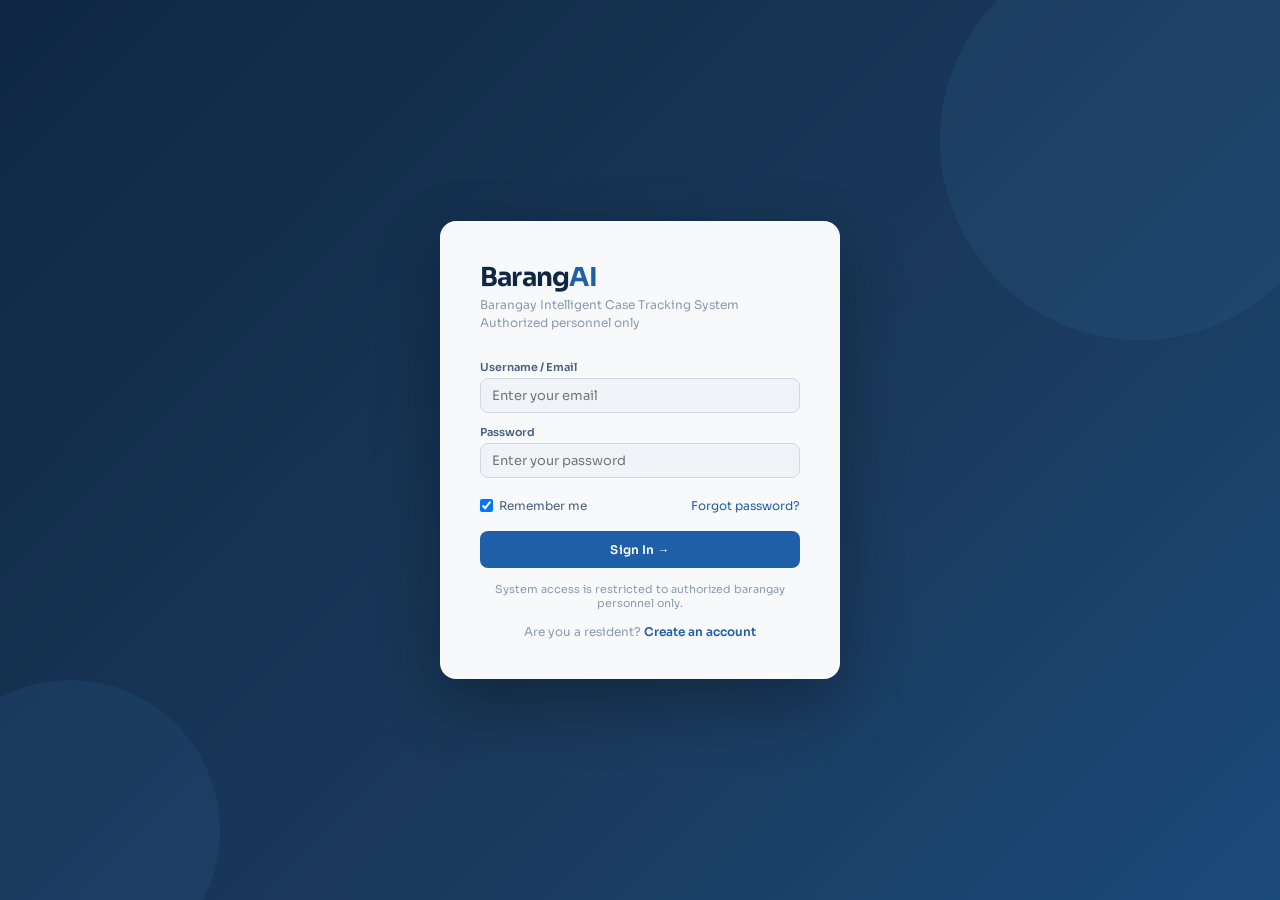
<file: index.html>
<!DOCTYPE html>
<html lang="en">
<head>
<meta charset="UTF-8">
<meta name="viewport" content="width=device-width, initial-scale=1.0">
<title>BICTS – Barangay Intelligent Case Tracking System</title>
<link rel="stylesheet" href="styles.css">
<link rel="stylesheet" href="mobile-responsive.css">   <!-- ADD THIS LINE -->
</head>
<body>



<!-- MAIN SHELL -->
<div id="shell" style="display:none;">
  <!-- SIDEBAR -->
  <div id="sidebar">
    <div id="sidebar-brand">
      <div class="logo">Barang<span>AI</span></div>
      <div class="sub">Barangay Intelligent Case Tracking System</div>
    </div>
    <div id="sidebar-user">
      <div class="user-ava">BAI</div>
      <div>
        <div class="user-name">Nicole | Airon | Darrel</div>
        <div class="user-role">CS - 3IS2</div>
      </div>
    </div>
    <div class="nav-section">Main</div>
    <div class="nav-item active"       onclick="showScreen('dashboard',this)"><span class="nav-icon">▦</span> Dashboard</div>
    <div class="nav-item"              onclick="showScreen('complaints',this)"><span class="nav-icon">📋</span> Complaints</div>
    <div class="nav-item"              onclick="showScreen('priority',this)"><span class="nav-icon">⚡</span> Priority Queue</div>
    <div class="nav-item"              onclick="showScreen('cases',this)"><span class="nav-icon">📁</span> Case Tracking</div>
    <div class="nav-item"              onclick="showScreen('ai',this)"><span class="nav-icon">🤖</span> AI Results</div>
    <div class="nav-section">Admin</div>
    <div class="nav-item"              onclick="showScreen('reports',this)"><span class="nav-icon">📈</span> Reports</div>
    <div class="nav-item"              onclick="showScreen('users',this)"><span class="nav-icon">👥</span> Users</div>
    <div class="nav-item"              onclick="showScreen('notifs',this)"><span class="nav-icon">🔔</span> Notifications</div>
    <div class="nav-item"              onclick="showScreen('officers',this)"><span class="nav-icon">👮</span> Officers</div>
    <div id="sidebar-footer">
      <div class="logout-btn" onclick="doLogout()">⬅ Sign Out</div>
    </div>
  </div>

  <!-- MAIN AREA -->
  <div id="main">
    <div id="topbar">
      <div id="topbar-title">Dashboard</div>
      <div style="display:flex;align-items:center;gap:8px;margin-left:auto;">
        <button class="btn btn-primary btn-sm" onclick="showModal('submitModal')">+ Submit Complaint</button>
        <div class="topbar-action" onclick="showScreen('notifs',null)" style="position:relative;">🔔<span id="notif-badge" style="display:none;position:absolute;top:-2px;right:-2px;min-width:16px;height:16px;padding:0 4px;border-radius:8px;background:var(--red,#dc2626);color:#fff;font-size:10px;font-weight:700;line-height:16px;text-align:center;">0</span></div>
        <div class="topbar-action" onclick="openMyAccount()" title="My account">👤</div>
      </div>
    </div>

    <div id="content">

<!-- ═══════════════════════════════════════════════════
     DASHBOARD
═══════════════════════════════════════════════════ -->
<div id="screen-dashboard" class="screen active">
  <div class="page-header">
    <div class="page-title">Dashboard</div>
    <div class="page-sub">Welcome back, Administrator. Here's today's overview.</div>
  </div>
  <div class="stats-grid">
    <div class="stat-card">
      <div class="stat-label">Total Complaints</div>
      <div class="stat-value" id="stat-total">0</div>
      <div class="stat-delta">No complaints yet</div>
    </div>
    <div class="stat-card amber">
      <div class="stat-label">Pending</div>
      <div class="stat-value" id="stat-pending" style="color:var(--amber)">0</div>
      <div class="stat-delta neg">Awaiting action</div>
    </div>
    <div class="stat-card green">
      <div class="stat-label">Resolved</div>
      <div class="stat-value" id="stat-resolved" style="color:var(--green)">0</div>
      <div class="stat-delta">—</div>
    </div>
    <div class="stat-card">
      <div class="stat-label">Avg. Response</div>
      <div class="stat-value" id="stat-response">—</div>
      <div class="stat-delta">No data yet</div>
    </div>
  </div>
  <div style="display:grid;grid-template-columns:2fr 1fr;gap:16px;">
    <div>
      <div class="card">
        <div class="card-header">
          <div class="card-title">Recent Complaints</div>
          <button class="btn btn-ghost btn-sm" onclick="showScreen('complaints',null)">View All →</button>
        </div>
        <div class="card-body" id="dashboard-recent">
          <div class="empty-state">
            <div class="empty-icon">📋</div>
            <div class="empty-title">No complaints yet</div>
            <div class="empty-desc">Submitted complaints will appear here.</div>
          </div>
        </div>
      </div>
      <div class="card">
        <div class="card-header">
          <div class="card-title">Classification Accuracy — Best Configuration (v2 / 200 per category)</div>
        </div>
        <div class="card-body">
          <div id="accuracy-bars"></div>
          <div class="alert alert-info" style="margin-bottom:0;">🤖 <strong>Active model: SVM</strong> — best F1-score (95.3%) at v2 (200/cat) dataset. BiLSTM and Naive Bayes available for comparison.</div>
        </div>
      </div>
    </div>
    <div>
      <div class="card">
        <div class="card-header"><div class="card-title">By Category</div></div>
        <div class="card-body">
          <div class="donut-wrap">
            <div class="donut" id="dashboard-donut"></div>
            <div class="legend" id="dashboard-legend"></div>
          </div>
        </div>
      </div>
      <div class="card">
        <div class="card-header"><div class="card-title">Critical Cases</div></div>
        <div class="card-body" style="padding:12px;" id="critical-cases"></div>
      </div>
    </div>
  </div>
</div>

<!-- ═══════════════════════════════════════════════════
     COMPLAINTS
═══════════════════════════════════════════════════ -->
<div id="screen-complaints" class="screen">
  <div style="display:flex;align-items:center;justify-content:space-between;margin-bottom:16px;">
    <div class="page-header" style="margin:0;">
      <div class="page-title">All Complaints</div>
      <div class="page-sub">0 total records</div>
    </div>
    <button class="btn btn-primary" onclick="showModal('submitModal')">+ Submit Complaint</button>
  </div>
  <div class="search-bar">
    <span style="color:var(--text3);font-size:13px;">🔍</span>
    <input placeholder="Search by ID, keyword, or description…" id="complaint-search" oninput="filterComplaints()">
  </div>
  <div class="filter-row">
    <span style="font-size:11px;color:var(--text3);">Status:</span>
    <div class="chip active" onclick="filterByStatus('All',this)">All</div>
    <div class="chip" onclick="filterByStatus('Open',this)">Open</div>
    <div class="chip" onclick="filterByStatus('In Progress',this)">In Progress</div>
    <div class="chip" onclick="filterByStatus('Resolved',this)">Resolved</div>
    <div class="chip" onclick="filterByStatus('Closed',this)">Closed</div>
    <div style="margin-left:auto;display:flex;gap:8px;">
      <select class="inp sel" id="cat-filter" style="font-size:11px;padding:5px 28px 5px 10px;height:30px;" onchange="filterComplaints()">
        <option value="">Category: All</option>
        <option>Threat &amp; Violence</option>
        <option>Financial &amp; Fraud</option>
        <option>Theft &amp; Property</option>
        <option>Defamation &amp; Cyberbullying</option>
        <option>Lost Items &amp; Missing Person</option>
        <option>Accident &amp; Traffic</option>
        <option>Environmental &amp; Infrastructure</option>
      </select>
      <select class="inp sel" id="pri-filter" style="font-size:11px;padding:5px 28px 5px 10px;height:30px;" onchange="filterComplaints()">
        <option value="">Priority: All</option>
        <option>Critical</option><option>High</option><option>Medium</option><option>Low</option>
      </select>
    </div>
  </div>
  <div class="card">
    <div class="card-body np">
      <table class="tbl">
        <thead>
          <tr><th>ID</th><th>Date</th><th>Description</th><th>Category</th><th>Priority Score</th><th>Officer</th><th>Status</th><th></th><th></th></tr>
        </thead>
        <tbody id="complaints-tbody"></tbody>
      </table>
    </div>
  </div>
</div>

<!-- ═══════════════════════════════════════════════════
     COMPLAINT DETAIL
═══════════════════════════════════════════════════ -->
<div id="screen-complaint-detail" class="screen">
  <div class="breadcrumb">Complaints / <b id="detail-breadcrumb">—</b></div>
  <div style="display:flex;justify-content:space-between;align-items:flex-start;margin-bottom:16px;">
    <div>
      <div class="page-title" id="detail-page-title">—</div>
      <div style="display:flex;gap:6px;margin-top:6px;" id="detail-badge-row">
        <span class="badge b-blue">—</span>
        <span class="badge b-gray">—</span>
        <span class="badge b-gray">—</span>
      </div>
    </div>
    <div style="display:flex;gap:8px;">
      <button class="btn btn-secondary btn-sm" onclick="showScreen('complaints',null)">← Back</button>
      <!-- CHANGED: now calls openAssignModal() with the current complaint ID -->
      <button class="btn btn-primary btn-sm" onclick="openAssignModal(_currentDetailComplaintId)">Assign Officer</button>
      <button class="btn btn-secondary btn-sm" id="detail-resolve-btn" style="color:var(--green);border-color:var(--green);">✓ Resolve</button>
      <button class="btn btn-secondary btn-sm" id="detail-close-btn" style="color:var(--text3);">⊘ Close Case</button>
    </div>
  </div>
  <div style="display:grid;grid-template-columns:2fr 1fr;gap:16px;">
    <div>
      <div class="card">
        <div class="card-header"><div class="card-title">Complaint Details</div></div>
        <div class="card-body">
          <div class="detail-grid" style="margin-bottom:16px;">
            <div class="detail-item"><div class="dl">Date Filed</div><div class="dv" id="detail-date-filed">—</div></div>
            <div class="detail-item"><div class="dl">Incident Date &amp; Time</div><div class="dv" id="detail-incident-date">—</div></div>
            <div class="detail-item"><div class="dl">Location</div><div class="dv" id="detail-location">—</div></div>
            <div class="detail-item"><div class="dl">Affected Persons</div><div class="dv" id="detail-affected">—</div></div>
            <div class="detail-item"><div class="dl">Complainant</div><div class="dv" id="detail-complainant">Anonymous</div></div>
            <div class="detail-item"><div class="dl">Assigned Officer</div><div class="dv" id="detail-officer">—</div></div>
          </div>
          <hr class="divider">
          <div class="dl" style="margin-bottom:8px;">Description</div>
          <div id="detail-description" style="font-size:13px;color:var(--text);line-height:1.7;background:var(--bg);padding:13px;border-radius:var(--r);">—</div>
        </div>
      </div>
      <div class="card">
        <div class="card-header"><div class="card-title">🤖 NLP Classification Result</div></div>
        <div class="card-body">
          <div class="nlp-box">
            <div class="nlp-label">SVM Model — Category Scores</div>
            <div id="nlp-conf-bars"></div>
          </div>
          <div style="margin-top:12px;font-size:11px;color:var(--text3);">
            Predicted: <strong style="color:var(--blue)" id="nlp-predicted-label">—</strong>
            · TF-IDF (1,2)-gram feature extraction · sublinear_tf=True
          </div>
        </div>
      </div>
      <div class="card">
        <div class="card-header">
          <div class="card-title">Case Notes</div>
          <button class="btn btn-ghost btn-sm" onclick="showNoteForm()">+ Add Note</button>
        </div>
        <div class="card-body" id="case-notes"></div>
        <div id="note-form" style="display:none; padding: 0 16px 16px;">
          <div style="border-top: 1px solid var(--border); padding-top: 12px;">
            <textarea
              class="inp ta"
              id="note-content"
              placeholder="Type your note here…"
              style="min-height: 80px; margin-bottom: 8px;"
            ></textarea>
            <div style="display:flex; gap:8px; justify-content:flex-end;">
              <button class="btn btn-secondary btn-sm" onclick="hideNoteForm()">Cancel</button>
              <button class="btn btn-primary btn-sm" id="note-submit-btn" onclick="submitNote()">Save Note</button>
            </div>
          </div>
        </div>
      </div>
      <div class="card">
        <div class="card-header"><div class="card-title">Case Timeline</div></div>
        <div class="card-body" id="detail-timeline">
          <div class="empty-state" style="padding:24px 0;">
            <div class="empty-icon">📅</div>
            <div class="empty-title">No activity yet</div>
          </div>
        </div>
      </div>
    </div>
  </div>
</div>

<!-- ═══════════════════════════════════════════════════
     PRIORITY QUEUE
═══════════════════════════════════════════════════ -->
<div id="screen-priority" class="screen">
  <div class="page-header">
    <div class="page-title">Priority Queue</div>
    <div class="page-sub">Complaints ranked by Fuzzy AHP score — Severity (35%) · Urgency (30%) · Frequency (20%) · Affected (15%)</div>
  </div>
  <div class="card">
    <div class="card-body np">
      <table class="tbl">
        <thead>
          <tr><th>Rank</th><th>ID</th><th>Category</th><th>Priority Score</th><th>Severity</th><th>Urgency</th><th>Frequency</th><th>Affected</th><th>Officer</th><th>Status</th><th></th></tr>
        </thead>
        <tbody id="priority-tbody"></tbody>
      </table>
    </div>
  </div>
</div>

<!-- ═══════════════════════════════════════════════════
     CASE TRACKING KANBAN
═══════════════════════════════════════════════════ -->
<div id="screen-cases" class="screen">
  <div style="display:flex;align-items:center;justify-content:space-between;margin-bottom:16px;">
    <div class="page-header" style="margin:0;">
      <div class="page-title">Case Board</div>
      <div class="page-sub">Live case management — move or resolve complaints directly from here</div>
    </div>
  </div>
  <div class="kanban" id="kanban-board"></div>
</div>

<!-- ═══════════════════════════════════════════════════
     AI RESULTS
═══════════════════════════════════════════════════ -->
<div id="screen-ai" class="screen">
  <div class="page-header">
    <div class="page-title">AI Classification Results</div>
    <div class="page-sub">NLP model performance · Rich Local Augmentation · Split-First Protocol · 7 merged categories · 22-sample clean test set</div>
  </div>
  <div class="stats-grid">
    <div class="stat-card green">
      <div class="stat-label">SVM Accuracy (v2)</div>
      <div class="stat-value" style="color:var(--green)">95.45%</div>
      <div class="stat-delta">Best performing model ★</div>
    </div>
    <div class="stat-card">
      <div class="stat-label">SVM F1-Score (v2)</div>
      <div class="stat-value">95.3%</div>
      <div class="stat-delta">Weighted F1 · 22 real samples</div>
    </div>
    <div class="stat-card amber">
      <div class="stat-label">BiLSTM Accuracy (v3)</div>
      <div class="stat-value" style="color:var(--amber)">90.91%</div>
      <div class="stat-delta">Best at 300/cat · slower train</div>
    </div>
    <div class="stat-card">
      <div class="stat-label">Naive Bayes (v1)</div>
      <div class="stat-value">86.36%</div>
      <div class="stat-delta">Baseline · fastest inference</div>
    </div>
  </div>
  <div class="card" style="margin-bottom:16px;">
    <div class="card-header">
      <div class="card-title">F1-Score by Dataset Version (v1–v5) — All Three Models</div>
      <span class="badge b-green" style="font-size:10px;">Honest evaluation + clean test set</span>
    </div>
    <div class="card-body np">
      <table class="tbl" id="dataset-version-tbl">
        <thead>
          <tr>
            <th>Dataset</th>
            <th>Train Samples</th>
            <th>Naive Bayes F1</th>
            <th>SVM F1</th>
            <th>BiLSTM F1</th>
            <th>Best Model</th>
          </tr>
        </thead>
        <tbody id="dataset-version-tbody"></tbody>
      </table>
    </div>
  </div>
  <div class="g2">
    <div class="card">
      <div class="card-header">
        <div class="card-title">Model Comparison — v2 (200/cat) · Best Overall</div>
      </div>
      <div class="card-body np">
        <table class="tbl">
          <thead>
            <tr><th>Metric</th><th>Naive Bayes</th><th style="background:var(--sky-light);color:var(--blue)">SVM ★</th><th>BiLSTM</th></tr>
          </thead>
          <tbody id="model-comparison-tbody"></tbody>
        </table>
      </div>
    </div>
    <div class="card">
      <div class="card-header"><div class="card-title">Per-Category Report — SVM · v2 (200/cat)</div></div>
      <div class="card-body np">
        <table class="tbl">
          <thead><tr><th>Category</th><th>Precision</th><th>Recall</th><th>F1</th><th>Support</th></tr></thead>
          <tbody id="f1-tbody"></tbody>
        </table>
      </div>
    </div>
  </div>
  <div class="card">
    <div class="card-header"><div class="card-title">NLP Preprocessing &amp; Augmentation Pipeline</div></div>
    <div class="card-body">
      <div id="nlp-pipeline" style="display:flex;align-items:center;flex-wrap:wrap;gap:8px;margin-bottom:14px;"></div>
      <hr class="divider" style="margin:12px 0;">
      <div style="font-size:11px;color:var(--text2);font-weight:600;margin-bottom:6px;">Rich Local Augmentation Techniques (no external API)</div>
      <div style="display:flex;gap:8px;flex-wrap:wrap;margin-bottom:10px;" id="aug-tags"></div>
      <div style="font-size:11px;color:var(--text3);">
        Filipino/Taglish stop words removed:
        <span class="tag">ang</span><span class="tag">ng</span><span class="tag">sa</span><span class="tag">na</span><span class="tag">at</span><span class="tag">mga</span><span class="tag">ito</span><span class="tag">ay</span><span class="tag">si</span><span class="tag">ni</span><span class="tag">ko</span><span class="tag">mo</span>
      </div>
    </div>
  </div>
</div>

<!-- ═══════════════════════════════════════════════════
     REPORTS
═══════════════════════════════════════════════════ -->
<div id="screen-reports" class="screen">
  <div class="page-header">
    <div class="page-title">Reports</div>
    <div class="page-sub">Generate and export system performance reports</div>
  </div>
  <div class="g2">
    <div id="report-list"></div>
    <div>
      <div class="card">
        <div class="card-header"><div class="card-title">Daily Complaint Volume (Last 7 Days)</div></div>
        <div class="card-body">
          <div class="bars" style="height:120px;" id="weekly-bars"></div>
        </div>
      </div>
    </div>
  </div>
</div>

<!-- USERS -->
<div id="screen-users" class="screen">
  <div style="display:flex;align-items:center;justify-content:space-between;margin-bottom:16px;">
    <div class="page-header" style="margin:0;"><div class="page-title">User Management</div></div>
    <button class="btn btn-primary" onclick="openAddUser()">+ Add User</button>
  </div>
  <div class="tabs" id="users-tabs" style="margin-bottom:14px;">
    <div class="tab active" onclick="switchUsersTab('users',this)">Users &amp; Roles</div>
    <div class="tab"        onclick="switchUsersTab('audit',this)">Activity Log</div>
    <div class="tab"        onclick="switchUsersTab('stats',this)">Admin Stats</div>
  </div>
  <div id="users-panel">
    <div class="card"><div class="card-body np">
      <table class="tbl">
        <thead><tr><th>Name</th><th>Email</th><th>Role</th><th>Status</th><th>Last Login</th><th></th></tr></thead>
        <tbody id="users-tbody"></tbody>
      </table>
    </div></div>
  </div>
  <div id="audit-panel" style="display:none;">
    <div class="card"><div class="card-body np">
      <table class="tbl">
        <thead><tr><th>When</th><th>Who</th><th>Action</th><th>Detail</th></tr></thead>
        <tbody id="audit-tbody"></tbody>
      </table>
    </div></div>
  </div>
  <div id="stats-panel" style="display:none;">
    <div class="card"><div class="card-body np">
      <table class="tbl">
        <thead><tr><th>Admin</th><th style="text-align:center">Resolved</th><th style="text-align:center">Closed</th><th style="text-align:center">Total Handled</th><th>Categories Processed</th></tr></thead>
        <tbody id="stats-tbody"></tbody>
      </table>
    </div></div>
  </div>
</div>

<!-- NOTIFICATIONS -->
<div id="screen-notifs" class="screen">
  <div style="display:flex;align-items:center;justify-content:space-between;margin-bottom:16px;">
    <div class="page-header" style="margin:0;"><div class="page-title">Notifications</div></div>
    <button class="btn btn-ghost btn-sm" onclick="markAllNotifsRead()">Mark all as read</button>
  </div>
  <div class="card">
    <div class="card-body" id="notifs-list"></div>
  </div>
</div>

<!-- ═══════════════════════════════════════════════════
     SETTINGS  ← UPDATED: added Officers tab + panel
═══════════════════════════════════════════════════ -->
<!-- ═══════════════════════════════════════════════════
     SETTINGS  — replace the existing <div id="screen-settings"> block
     Officers tab panel is UNTOUCHED (copied as-is from original)
═══════════════════════════════════════════════════ -->
<div id="screen-officers" class="screen">
  <div style="display:flex;justify-content:space-between;align-items:flex-start;margin-bottom:16px;">
    <div>
      <div class="page-title">Officer Management</div>
      <div class="page-sub">Manage officers who can be assigned to handle barangay complaints</div>
    </div>
    <button class="btn btn-primary" onclick="openAddOfficer()">+ Add Officer</button>
  </div>
  <div style="display:flex;gap:12px;margin-bottom:16px;">
    <div class="stat-card" style="flex:1;padding:14px 16px;">
      <div class="stat-label">Total Officers</div>
      <div class="stat-value" id="officer-stat-total" style="font-size:22px;">0</div>
    </div>
    <div class="stat-card green" style="flex:1;padding:14px 16px;">
      <div class="stat-label">Active</div>
      <div class="stat-value" id="officer-stat-active" style="font-size:22px;color:var(--green);">0</div>
    </div>
    <div class="stat-card amber" style="flex:1;padding:14px 16px;">
      <div class="stat-label">Inactive</div>
      <div class="stat-value" id="officer-stat-inactive" style="font-size:22px;color:var(--amber);">0</div>
    </div>
  </div>
  <div class="card">
    <div class="card-body np">
      <table class="tbl">
        <thead>
          <tr>
            <th>Name</th>
            <th>Rank / Position</th>
            <th>Contact</th>
            <th>Email</th>
            <th>Status</th>
            <th style="width:160px;">Actions</th>
          </tr>
        </thead>
        <tbody id="officers-tbody"></tbody>
      </table>
    </div>
  </div>
</div>

    </div><!-- /content -->
  </div><!-- /main -->
</div><!-- /shell -->

<!-- ═══════════════════════════════════════════════════
     SUBMIT COMPLAINT MODAL
═══════════════════════════════════════════════════ -->
<div id="submitModal" class="modal-overlay">
  <div class="modal">
    <div class="modal-header">
      <div class="modal-title">Submit New Complaint</div>
      <div class="modal-close" onclick="closeModal('submitModal')">✕</div>
    </div>
    <div class="modal-body">
      <div class="wizard-steps">
        <div class="wizard-step">
          <div class="wizard-step-n cur" id="ws-n-1">1</div>
          <div class="wizard-step-label cur" id="ws-l-1">Basic Info</div>
        </div>
        <div class="wizard-step-line"></div>
        <div class="wizard-step">
          <div class="wizard-step-n todo" id="ws-n-2">2</div>
          <div class="wizard-step-label todo" id="ws-l-2">Details</div>
        </div>
        <div class="wizard-step-line"></div>
        <div class="wizard-step">
          <div class="wizard-step-n todo" id="ws-n-3">3</div>
          <div class="wizard-step-label todo" id="ws-l-3">AI Result</div>
        </div>
        <div class="wizard-step-line"></div>
        <div class="wizard-step">
          <div class="wizard-step-n todo" id="ws-n-4">4</div>
          <div class="wizard-step-label todo" id="ws-l-4">Confirm</div>
        </div>
      </div>

      <!-- Step 1 -->
      <div class="wizard-panel active" id="wp-1">
        <div class="form-row">
          <div class="field">
            <div class="label">Date of Incident <span>*</span></div>
            <input class="inp" id="w-date" type="date">
          </div>
          <div class="field">
            <div class="label">Time of Incident</div>
            <input class="inp" id="w-time" type="time">
          </div>
        </div>
        <div class="form-row full">
          <div class="field">
            <div class="label">Location / Address <span>*</span></div>
            <input class="inp" id="w-location" placeholder="e.g. Near Purok 3, beside basketball court">
          </div>
        </div>
        <div class="form-row full" style="margin-bottom:0;">
          <div class="field">
            <div class="label">Complaint Description <span>*</span></div>
            <textarea class="inp ta" id="w-description" placeholder="Describe what happened. The SVM classifier will automatically categorize this into: Threat &amp; Violence, Financial &amp; Fraud, Theft &amp; Property, Defamation &amp; Cyberbullying, Lost Items &amp; Missing Person, Accident &amp; Traffic, or Environmental &amp; Infrastructure."></textarea>
          </div>
        </div>
      </div>

      <!-- Step 2 -->
      <div class="wizard-panel" id="wp-2">
        <div class="form-row">
          <div class="field">
            <div class="label">Complainant Name</div>
            <input class="inp" id="w-complainant" placeholder="Leave blank to file anonymously">
          </div>
          <div class="field">
            <div class="label">No. of Affected Individuals</div>
            <input class="inp" id="w-affected" type="number" min="1" placeholder="e.g. 5">
          </div>
        </div>
        <div class="alert alert-info">🔒 <strong>Privacy notice:</strong> Complainant identity is confidential and will only be disclosed with consent. Anonymous filing is allowed.</div>
      </div>

      <!-- Step 3 -->
      <div class="wizard-panel" id="wp-3">
        <div class="ai-result-box">
          <div class="ai-result-icon">🤖</div>
          <div class="ai-result-category" id="ai-cat">Classifying…</div>
          <div class="ai-result-conf" id="ai-conf">Processing with SVM model</div>
        </div>
        <div class="nlp-box">
          <div class="nlp-label">Category Confidence Scores</div>
          <div id="ai-conf-bars">
            <div style="text-align:center;padding:12px;font-size:12px;color:var(--text3);">Loading…</div>
          </div>
        </div>
      </div>

      <!-- Step 4 -->
      <div class="wizard-panel" id="wp-4">
        <div class="alert alert-info" style="margin-bottom:14px;">📋 Please review the complaint details before submitting.</div>
        <div id="confirm-rows"></div>
      </div>

      <!-- Step 5: Success -->
      <div class="wizard-panel" id="wp-success">
        <div class="success-panel">
          <div class="success-icon">✓</div>
          <div class="success-title">Complaint Submitted!</div>
          <div class="success-sub">Your complaint has been recorded and classified by the SVM model.<br>It has been added to the priority queue for officer assignment.</div>
        </div>
      </div>
    </div>

    <div class="modal-footer" id="wizard-footer">
      <button class="btn btn-secondary" id="wizard-back"   onclick="wizardBack()"             style="display:none;">← Back</button>
      <button class="btn btn-secondary" id="wizard-cancel" onclick="closeModal('submitModal')">Cancel</button>
      <button class="btn btn-primary"   id="wizard-next"   onclick="wizardNext()">Next →</button>
      <button class="btn btn-primary"   id="wizard-submit" onclick="wizardSubmit()"            style="display:none;">✓ Submit Complaint</button>
      <button class="btn btn-primary"   id="wizard-done"   onclick="closeModal('submitModal')" style="display:none;">Done</button>
    </div>
  </div>
</div>

<!-- ═══════════════════════════════════════════════════
     ASSIGN OFFICER MODAL  ← UPDATED: dynamic, DB-backed
═══════════════════════════════════════════════════ -->
<div id="assignModal" class="modal-overlay">
  <div class="modal" style="max-width:440px;">
    <div class="modal-header">
      <div class="modal-title">Assign Officer</div>
      <div class="modal-close" onclick="closeModal('assignModal')">✕</div>
    </div>
    <div class="modal-body">

      <!-- Error / info message -->
      <div id="assign-msg" style="font-size:12px;min-height:16px;margin-bottom:6px;"></div>

      <!-- Complaint context badges (filled dynamically) -->
      <div id="assign-complaint-ctx" style="margin-bottom:14px;display:flex;gap:6px;flex-wrap:wrap;min-height:22px;"></div>

      <!-- Officer dropdown — populated dynamically by openAssignModal() -->
      <div class="field" style="margin-bottom:14px;">
        <div class="label">Select Officer <span>*</span></div>
        <select class="inp sel" id="assign-officer-select">
          <option value="">-- Select Officer --</option>
        </select>
      </div>

      <!-- Optional target date -->
      <div class="field" style="margin-bottom:14px;">
        <div class="label">Target Resolution Date</div>
        <input class="inp" id="assign-target-date" type="date">
      </div>

      <div class="alert alert-info" style="font-size:11px;margin-bottom:0;">
        💡 Only <strong>Active</strong> officers are listed. Manage officers under
        <a href="#"
           onclick="closeModal('assignModal');showScreen('settings',document.querySelector('.nav-item[onclick*=settings]'));switchSettingsTab('officers',null);"
           style="color:var(--blue);font-weight:600;text-decoration:none;">
          Settings → Officers
        </a>.
      </div>

    </div>
    <div class="modal-footer">
      <button class="btn btn-secondary" onclick="closeModal('assignModal')">Cancel</button>
      <button class="btn btn-primary" id="assign-submit-btn" onclick="submitAssignOfficer()">Assign Officer</button>
    </div>
  </div>
</div>

<!-- ═══════════════════════════════════════════════════
     OFFICER ADD / EDIT MODAL  ← NEW
═══════════════════════════════════════════════════ -->
<div id="officerModal" class="modal-overlay">
  <div class="modal" style="max-width:460px;">
    <div class="modal-header">
      <div class="modal-title" id="officer-modal-title">Add Officer</div>
      <div class="modal-close" onclick="closeModal('officerModal')">✕</div>
    </div>
    <div class="modal-body">

      <!-- Validation message -->
      <div id="om-msg" style="font-size:12px;color:var(--red,#dc2626);margin-bottom:8px;min-height:16px;"></div>

      <!-- Full name -->
      <div class="form-row full">
        <div class="field">
          <div class="label">Full Name <span>*</span></div>
          <input class="inp" id="om-name" placeholder="e.g. Juan Dela Cruz">
        </div>
      </div>

      <!-- Rank + Contact -->
      <div class="form-row">
        <div class="field">
          <div class="label">Rank / Position</div>
          <input class="inp" id="om-rank" placeholder="e.g. Tanod Chief">
        </div>
        <div class="field">
          <div class="label">Contact Number</div>
          <input class="inp" id="om-contact" type="tel" placeholder="e.g. 09XXXXXXXXX">
        </div>
      </div>

      <!-- Email + Status -->
      <div class="form-row">
        <div class="field">
          <div class="label">Email Address</div>
          <input class="inp" id="om-email" type="email" placeholder="optional">
        </div>
        <div class="field">
          <div class="label">Status</div>
          <select class="inp sel" id="om-status">
            <option value="Active">Active</option>
            <option value="Inactive">Inactive</option>
          </select>
        </div>
      </div>

    </div>
    <div class="modal-footer">
      <button class="btn btn-secondary" onclick="closeModal('officerModal')">Cancel</button>
      <button class="btn btn-primary" id="om-submit-btn" onclick="submitOfficer()">Save Officer</button>
    </div>
  </div>
</div>

 <!-- CLOSE CASE -->
<div id="closeModal" class="modal-overlay">
  <div class="modal" style="max-width:460px;">
    <div class="modal-header">
      <div class="modal-title" style="color:var(--text2)">⊘ Close Case</div>
      <div class="modal-close" onclick="closeModal('closeModal')">✕</div>
    </div>
    <div class="modal-body">
      <div class="alert alert-info" style="margin-bottom:14px;">
        Closing marks a case finished <strong>without</strong> resolving it — e.g. withdrawn, referred, or no action needed.
      </div>
      <div class="field">
        <div class="label">Reason for closing <span>*</span></div>
        <select class="inp sel" id="close-reason">
          <option>Withdrawn by complainant</option>
          <option>Referred to another office</option>
          <option>Duplicate complaint</option>
          <option>No further action needed</option>
          <option>Insufficient information</option>
          <option>Other</option>
        </select>
      </div>
    </div>
    <div class="modal-footer">
      <button class="btn btn-secondary" onclick="closeModal('closeModal')">Cancel</button>
      <button class="btn" style="background:var(--text2,#444);color:#fff;" onclick="submitCloseCase()">⊘ Confirm Close</button>
    </div>
  </div>
</div>

<!-- RESOLVE -->
<div id="resolveModal" class="modal-overlay">
  <div class="modal" style="max-width:480px;">
    <div class="modal-header">
      <div class="modal-title" style="color:var(--green)">✓ Resolve Complaint</div>
      <div class="modal-close" onclick="closeModal('resolveModal')">✕</div>
    </div>
    <div class="modal-body">
      <div class="field" style="margin-bottom:14px;">
        <div class="label">Resolution / Action Taken <span>*</span></div>
        <textarea class="inp ta" placeholder="Describe the resolution or action taken…"></textarea>
      </div>
      <div class="field">
        <div class="label">Resolution Date</div>
        <input class="inp" type="date">
      </div>
    </div>
    <div class="modal-footer">
      <button class="btn btn-secondary" onclick="closeModal('resolveModal')">Cancel</button>
      <button class="btn" style="background:var(--green);color:#fff;">✓ Mark as Resolved</button>
    </div>
  </div>
</div>

<!-- ADD USER MODAL -->
<div id="addUserModal" class="modal-overlay">
  <div class="modal" style="max-width:460px;">
    <div class="modal-header">
      <div class="modal-title">Add User</div>
      <div class="modal-close" onclick="closeAddUser()">✕</div>
    </div>
    <div class="modal-body">
      <div id="au_msg" style="font-size:12px;margin-bottom:8px;"></div>
      <div class="form-row">
        <div class="field"><div class="label">Full name <span>*</span></div><input class="inp" id="au_name"></div>
        <div class="field"><div class="label">Username <span>*</span></div><input class="inp" id="au_username"></div>
      </div>
      <div class="form-row full"><div class="field"><div class="label">Email <span>*</span></div><input class="inp" id="au_email" type="email"></div></div>
      <div class="form-row">
        <div class="field"><div class="label">Role</div>
          <select class="inp sel" id="au_role"><option value="staff">Resident</option><option value="viewer">Viewer</option><option value="admin">Admin</option></select>
        </div>
        <div class="field"><div class="label">Password <span>*</span></div><input class="inp" id="au_pw" type="password" placeholder="Min 6 chars"></div>
      </div>
    </div>
    <div class="modal-footer">
      <button class="btn btn-secondary" onclick="closeAddUser()">Cancel</button>
      <button class="btn btn-primary" onclick="submitAddUser()">Create User</button>
    </div>
  </div>
</div>

<!-- MY ACCOUNT MODAL -->
<div id="myAccountModal" class="modal-overlay">
  <div class="modal" style="max-width:460px;">
    <div class="modal-header">
      <div class="modal-title">My Account</div>
      <div class="modal-close" onclick="closeMyAccount()">✕</div>
    </div>
    <div class="modal-body">
      <div id="ma_msg" style="font-size:12px;margin-bottom:8px;"></div>
      <div class="form-row full"><div class="field"><div class="label">Full name <span>*</span></div><input class="inp" id="ma_name"></div></div>
      <div class="form-row">
        <div class="field"><div class="label">Email <span>*</span></div><input class="inp" id="ma_email" type="email"></div>
        <div class="field"><div class="label">Phone</div><input class="inp" id="ma_phone"></div>
      </div>
      <div class="form-row">
        <div class="field"><div class="label">Position / Office</div><input class="inp" id="ma_addr" placeholder="e.g. Barangay Secretary"></div>
        <div class="field"><div class="label">Role (read only)</div><input class="inp filled" id="ma_role" disabled></div>
      </div>
      <div class="form-row">
        <div class="field"><div class="label">New password (optional)</div><input class="inp" id="ma_pw" type="password" placeholder="Leave blank to keep"></div>
        <div class="field"><div class="label">Current password <span>*</span></div><input class="inp" id="ma_curpw" type="password" placeholder="Required to save"></div>
      </div>
      <div style="display:flex;gap:16px;font-size:11px;color:var(--text3);margin-top:4px;">
        <span>Last login: <b id="ma_last">—</b></span>
        <span id="ma_count">—</span>
      </div>
    </div>
    <div class="modal-footer">
      <button class="btn btn-secondary" onclick="closeMyAccount()">Cancel</button>
      <button class="btn btn-primary" onclick="saveMyAccount()">Save Changes</button>
    </div>
  </div>
</div>

<!-- Load order matters: data → classifier → dataset → render → app -->
<script src="js/data.js"></script>
<script src="js/classifier.js"></script>
<script src="js/dataset.js"></script>
<script src="js/render.js"></script>
<script src="js/app.js"></script>
<script src="js/mobile.js"></script>

<script>
(async function(){
  let user = null;
  try {
    const r = await fetch('api/auth.php?action=me');
    const d = await r.json();
    user = d.ok ? d.user : null;
  } catch(e) {}

  if (!user) { location.href = 'login.html'; return; }
  window.CURRENT_USER = user;

  document.getElementById('shell').style.display = '';

  // show name in sidebar
  const nameEl = document.querySelector('#sidebar-user .user-name');
  const roleEl = document.querySelector('#sidebar-user .user-role');
  if (nameEl) nameEl.textContent = user.name;
  if (roleEl) roleEl.textContent = user.role === 'admin' ? 'Barangay Admin' : 'Resident';
})();
</script>
</body>
</html>
</file>
<file: styles.css>
/* ═══════════════════════════════════════════════════════
   BICTS — Barangay Intelligent Case Tracking System
   styles.css
═══════════════════════════════════════════════════════ */

@import url('https://fonts.googleapis.com/css2?family=Sora:wght@300;400;500;600;700&family=JetBrains+Mono:wght@400;500&display=swap');

:root {
  --navy: #0F2744;
  --navy2: #1A3A5C;
  --blue: #1E5FA8;
  --blue2: #2E7BC4;
  --sky: #4CA3DD;
  --sky-light: #E8F4FD;
  --green: #1B7A4A;
  --green-light: #E6F4ED;
  --amber: #B06000;
  --amber-light: #FEF3E2;
  --red: #A02020;
  --red-light: #FAEAEA;
  --surface: #FFFFFF;
  --bg: #F0F4F8;
  --bg2: #E8EDF3;
  --border: #D0D8E4;
  --border2: #B8C4D4;
  --text: #0F2744;
  --text2: #4A6080;
  --text3: #8A9BB0;
  --mono: 'JetBrains Mono', monospace;
  --sans: 'Sora', sans-serif;
  --r: 8px;
  --rl: 12px;
}

* { box-sizing: border-box; margin: 0; padding: 0; }
body { font-family: var(--sans); background: var(--bg); color: var(--text); overflow: hidden; height: 100vh; }

/* ── SHELL ── */
#shell { display: flex; height: 100vh; }

/* ── SIDEBAR ── */
#sidebar {
  width: 240px; min-width: 240px; background: var(--navy);
  display: flex; flex-direction: column; overflow: hidden;
}
#sidebar-brand {
  padding: 20px 20px 16px; border-bottom: 1px solid rgba(255,255,255,.08);
}
#sidebar-brand .logo { font-size: 18px; font-weight: 700; color: #fff; letter-spacing: -.02em; }
#sidebar-brand .logo span { color: var(--sky); }
#sidebar-brand .sub { font-size: 10px; color: rgba(255,255,255,.35); margin-top: 2px; letter-spacing: .04em; text-transform: uppercase; }
#sidebar-user {
  padding: 12px 16px; display: flex; align-items: center; gap: 10px;
  border-bottom: 1px solid rgba(255,255,255,.08); margin-bottom: 8px;
}
.user-ava { width: 32px; height: 32px; border-radius: 50%; background: var(--blue2); display: flex; align-items: center; justify-content: center; font-size: 11px; font-weight: 600; color: #fff; flex-shrink: 0; }
.user-name { font-size: 12px; color: rgba(255,255,255,.85); font-weight: 500; }
.user-role { font-size: 10px; color: rgba(255,255,255,.35); }
.nav-section { font-size: 9px; font-weight: 600; color: rgba(255,255,255,.25); letter-spacing: .1em; text-transform: uppercase; padding: 10px 20px 4px; }
.nav-item {
  display: flex; align-items: center; gap: 10px; padding: 9px 20px;
  font-size: 13px; color: rgba(255,255,255,.55); cursor: pointer;
  border-left: 2px solid transparent; transition: all .15s;
}
.nav-item:hover { color: rgba(255,255,255,.85); background: rgba(255,255,255,.04); }
.nav-item.active { color: #fff; background: rgba(255,255,255,.08); border-left-color: var(--sky); }
.nav-icon { font-size: 14px; width: 18px; text-align: center; }
.nav-badge { margin-left: auto; background: var(--red); color: #fff; font-size: 9px; padding: 1px 5px; border-radius: 8px; font-family: var(--mono); }
.nav-badge.warn { background: var(--amber); }
#sidebar-footer { margin-top: auto; padding: 12px 16px; border-top: 1px solid rgba(255,255,255,.08); }
.logout-btn { display: flex; align-items: center; gap: 8px; font-size: 12px; color: rgba(255,255,255,.35); cursor: pointer; padding: 6px 4px; }
.logout-btn:hover { color: rgba(255,255,255,.6); }

/* ── MAIN ── */
#main { flex: 1; display: flex; flex-direction: column; overflow: hidden; }
#topbar {
  background: var(--surface); border-bottom: 1px solid var(--border);
  padding: 0 24px; height: 52px; display: flex; align-items: center; gap: 14px;
  flex-shrink: 0;
}
#topbar-title { font-size: 15px; font-weight: 600; color: var(--text); flex: 1; }
.topbar-action { width: 34px; height: 34px; border-radius: var(--r); border: 1px solid var(--border); display: flex; align-items: center; justify-content: center; cursor: pointer; font-size: 14px; color: var(--text2); position: relative; }
.notif-dot { position: absolute; top: 6px; right: 6px; width: 6px; height: 6px; border-radius: 50%; background: var(--red); }
#content { flex: 1; overflow-y: auto; padding: 24px; background: var(--bg); }

/* ── SCREENS ── */
.screen { display: none; }
.screen.active { display: block; animation: fadeIn .2s ease; }
@keyframes fadeIn { from { opacity: 0; transform: translateY(4px); } to { opacity: 1; transform: translateY(0); } }

/* ── COMMON COMPONENTS ── */
.page-header { margin-bottom: 20px; }
.page-title { font-size: 20px; font-weight: 700; color: var(--text); letter-spacing: -.02em; }
.page-sub { font-size: 13px; color: var(--text2); margin-top: 3px; }
.breadcrumb { font-size: 11px; color: var(--text3); margin-bottom: 6px; }
.breadcrumb b { color: var(--blue); }

.stats-grid { display: grid; grid-template-columns: repeat(4,1fr); gap: 14px; margin-bottom: 20px; }
.stat-card {
  background: var(--surface); border: 1px solid var(--border); border-radius: var(--rl);
  padding: 16px 18px; position: relative; overflow: hidden;
}
.stat-card::before { content: ''; position: absolute; top: 0; left: 0; right: 0; height: 3px; background: var(--blue); }
.stat-card.green::before { background: var(--green); }
.stat-card.amber::before { background: var(--amber); }
.stat-card.red::before { background: var(--red); }
.stat-label { font-size: 10px; font-weight: 600; color: var(--text3); text-transform: uppercase; letter-spacing: .06em; margin-bottom: 6px; }
.stat-value { font-size: 28px; font-weight: 700; color: var(--text); line-height: 1; letter-spacing: -.02em; }
.stat-delta { font-size: 11px; color: var(--green); margin-top: 4px; }
.stat-delta.neg { color: var(--red); }

.card {
  background: var(--surface); border: 1px solid var(--border); border-radius: var(--rl);
  margin-bottom: 16px; overflow: hidden;
}
.card-header {
  padding: 14px 18px; border-bottom: 1px solid var(--border);
  display: flex; align-items: center; gap: 10px;
}
.card-title { font-size: 13px; font-weight: 600; color: var(--text); flex: 1; }
.card-body { padding: 18px; }
.card-body.np { padding: 0; }

.tbl { width: 100%; border-collapse: collapse; font-size: 12px; }
.tbl thead tr { background: #F8FAFC; }
.tbl th { text-align: left; padding: 10px 14px; font-size: 10px; font-weight: 600; color: var(--text3); text-transform: uppercase; letter-spacing: .06em; border-bottom: 1px solid var(--border); }
.tbl td { padding: 11px 14px; border-bottom: 1px solid var(--border); color: var(--text2); vertical-align: middle; }
.tbl tr:last-child td { border-bottom: none; }
.tbl tr:hover td { background: #F8FAFC; }
.tbl .mono { font-family: var(--mono); font-size: 11px; color: var(--text3); }

.badge {
  display: inline-flex; align-items: center; font-size: 10px; font-weight: 600;
  padding: 2px 7px; border-radius: 5px; white-space: nowrap; letter-spacing: .02em;
}
.b-blue { background: #E3EEF9; color: #1457A0; }
.b-green { background: var(--green-light); color: var(--green); }
.b-amber { background: var(--amber-light); color: var(--amber); }
.b-red { background: var(--red-light); color: var(--red); }
.b-gray { background: var(--bg2); color: var(--text3); }
.b-navy { background: var(--navy); color: #fff; }

.btn {
  display: inline-flex; align-items: center; gap: 6px; padding: 8px 14px;
  border-radius: var(--r); font-size: 12px; font-weight: 600; cursor: pointer;
  border: 1px solid transparent; transition: all .15s; font-family: var(--sans);
  letter-spacing: .01em;
}
.btn-primary { background: var(--blue); color: #fff; }
.btn-primary:hover { background: var(--navy2); }
.btn-secondary { background: var(--surface); color: var(--text); border-color: var(--border); }
.btn-secondary:hover { border-color: var(--border2); background: var(--bg); }
.btn-ghost { background: transparent; color: var(--blue); border-color: var(--border); }
.btn-ghost:hover { background: var(--sky-light); }
.btn-danger { background: var(--red); color: #fff; }
.btn-sm { padding: 5px 10px; font-size: 11px; }

.field { display: flex; flex-direction: column; gap: 4px; }
.label { font-size: 11px; font-weight: 600; color: var(--text2); }
.label span { color: var(--red); }
.inp {
  padding: 8px 11px; border: 1px solid var(--border); border-radius: var(--r);
  font-size: 13px; color: var(--text); background: var(--surface);
  font-family: var(--sans); outline: none; transition: border .15s;
}
.inp:focus { border-color: var(--blue); }
.inp.filled { background: var(--bg); }
.inp.ta { resize: vertical; min-height: 80px; }
.inp.sel { appearance: none; background-image: url("data:image/svg+xml,%3Csvg xmlns='http://www.w3.org/2000/svg' width='10' height='6'%3E%3Cpath d='M0 0l5 6 5-6z' fill='%238A9BB0'/%3E%3C/svg%3E"); background-repeat: no-repeat; background-position: right 10px center; padding-right: 28px; }
.form-row { display: grid; grid-template-columns: 1fr 1fr; gap: 14px; margin-bottom: 14px; }
.form-row.full { grid-template-columns: 1fr; }
.form-row.three { grid-template-columns: 1fr 1fr 1fr; }

.g2 { display: grid; grid-template-columns: 1fr 1fr; gap: 16px; }
.g3 { display: grid; grid-template-columns: 1fr 1fr 1fr; gap: 16px; }

.alert { border-radius: var(--r); padding: 11px 14px; margin-bottom: 12px; display: flex; gap: 9px; align-items: flex-start; font-size: 12px; }
.alert-info { background: #E8F2FB; border: 1px solid #B5D0EE; color: #1457A0; }
.alert-success { background: var(--green-light); border: 1px solid #A8D8BC; color: var(--green); }
.alert-warn { background: var(--amber-light); border: 1px solid #F0C878; color: var(--amber); }
.alert-danger { background: var(--red-light); border: 1px solid #EAB0B0; color: var(--red); }
.alert strong { font-weight: 600; }

.steps { display: flex; align-items: center; gap: 0; margin-bottom: 24px; }
.step { display: flex; align-items: center; gap: 7px; }
.step-n { width: 26px; height: 26px; border-radius: 50%; display: flex; align-items: center; justify-content: center; font-size: 11px; font-weight: 700; flex-shrink: 0; }
.step-n.done { background: var(--green); color: #fff; }
.step-n.cur { background: var(--blue); color: #fff; }
.step-n.todo { background: var(--bg2); color: var(--text3); border: 1px solid var(--border); }
.step-label { font-size: 11px; font-weight: 600; }
.step-label.done { color: var(--green); }
.step-label.cur { color: var(--blue); }
.step-label.todo { color: var(--text3); }
.step-line { flex: 1; height: 1px; background: var(--border); min-width: 20px; }

.tl { list-style: none; padding: 0; }
.tl li { display: flex; gap: 12px; padding-bottom: 16px; position: relative; }
.tl li::before { content: ''; position: absolute; left: 10px; top: 22px; bottom: 0; width: 1px; background: var(--border); }
.tl li:last-child::before { display: none; }
.tl-dot { width: 21px; height: 21px; border-radius: 50%; flex-shrink: 0; margin-top: 1px; }
.tl-dot.done { background: var(--blue); }
.tl-dot.pend { background: var(--bg2); border: 1px solid var(--border); }
.tl-act { font-size: 12px; font-weight: 600; color: var(--text); }
.tl-meta { font-size: 10px; color: var(--text3); margin-top: 2px; }

.tabs { display: flex; gap: 0; border-bottom: 1px solid var(--border); margin-bottom: 18px; }
.tab { padding: 10px 14px; font-size: 12px; color: var(--text3); cursor: pointer; border-bottom: 2px solid transparent; margin-bottom: -1px; font-weight: 500; }
.tab.active { color: var(--blue); border-bottom-color: var(--blue); }

.conf-bar { display: flex; align-items: center; gap: 10px; margin-bottom: 7px; }
.conf-label { font-size: 11px; color: var(--text2); width: 140px; flex-shrink: 0; }
.conf-track { flex: 1; height: 7px; background: var(--bg2); border-radius: 4px; overflow: hidden; }
.conf-fill { height: 100%; border-radius: 4px; background: var(--blue); }
.conf-pct { font-size: 11px; color: var(--blue); font-family: var(--mono); min-width: 34px; text-align: right; font-weight: 500; }

.nlp-box { background: #F0F6FD; border: 1px solid #C0D8F0; border-radius: var(--r); padding: 14px; }
.nlp-label { font-size: 10px; font-weight: 700; color: var(--blue); letter-spacing: .07em; text-transform: uppercase; margin-bottom: 10px; }

.priority-score { text-align: center; padding: 16px; }
.score-num { font-size: 52px; font-weight: 700; letter-spacing: -.04em; line-height: 1; }
.score-num.critical { color: var(--red); }
.score-num.high { color: var(--amber); }
.score-num.medium { color: var(--blue); }
.score-num.low { color: var(--green); }

.progress { height: 6px; background: var(--bg2); border-radius: 3px; overflow: hidden; }
.progress-fill { height: 100%; border-radius: 3px; background: var(--blue); }

.detail-grid { display: grid; grid-template-columns: 1fr 1fr; gap: 12px; }
.detail-item .dl { font-size: 10px; font-weight: 600; color: var(--text3); text-transform: uppercase; letter-spacing: .05em; margin-bottom: 3px; }
.detail-item .dv { font-size: 12px; color: var(--text); }

.search-bar { display: flex; align-items: center; gap: 10px; background: var(--surface); border: 1px solid var(--border); border-radius: var(--r); padding: 8px 12px; margin-bottom: 14px; }
.search-bar input { flex: 1; border: none; outline: none; font-size: 12px; color: var(--text); background: transparent; font-family: var(--sans); }

.filter-row { display: flex; gap: 8px; margin-bottom: 14px; align-items: center; flex-wrap: wrap; }
.chip { padding: 4px 10px; border-radius: 20px; font-size: 11px; background: var(--surface); border: 1px solid var(--border); color: var(--text2); cursor: pointer; font-weight: 500; }
.chip.active { background: var(--sky-light); border-color: var(--sky); color: var(--blue); }

.pager { display: flex; align-items: center; gap: 5px; justify-content: flex-end; padding-top: 12px; }
.pager-btn { width: 28px; height: 28px; display: flex; align-items: center; justify-content: center; border-radius: 6px; font-size: 11px; cursor: pointer; border: 1px solid var(--border); color: var(--text2); }
.pager-btn.cur { background: var(--blue); color: #fff; border-color: var(--blue); }

.notif-item { display: flex; gap: 12px; padding: 12px 0; border-bottom: 1px solid var(--border); }
.notif-ico { width: 34px; height: 34px; border-radius: var(--r); background: var(--sky-light); display: flex; align-items: center; justify-content: center; font-size: 14px; flex-shrink: 0; }
.notif-txt { font-size: 12px; color: var(--text); flex: 1; line-height: 1.5; }
.notif-time { font-size: 10px; color: var(--text3); margin-top: 3px; }
.notif-dot2 { width: 6px; height: 6px; border-radius: 50%; background: var(--blue); margin-top: 6px; flex-shrink: 0; }

.setting-row { display: flex; align-items: center; padding: 13px 0; border-bottom: 1px solid var(--border); }
.setting-info { flex: 1; }
.setting-name { font-size: 13px; font-weight: 500; color: var(--text); }
.setting-desc { font-size: 11px; color: var(--text3); margin-top: 2px; }
.toggle { width: 38px; height: 21px; border-radius: 11px; position: relative; cursor: pointer; flex-shrink: 0; }
.toggle.on { background: var(--blue); }
.toggle.off { background: var(--border); }
.toggle::after { content: ''; position: absolute; top: 2px; width: 17px; height: 17px; border-radius: 50%; background: #fff; transition: left .15s; }
.toggle.on::after { left: calc(100% - 19px); }
.toggle.off::after { left: 2px; }

.kanban { display: flex; gap: 14px; overflow-x: auto; padding-bottom: 8px; }
.kanban-col { min-width: 220px; flex: 1; }
.kanban-col-header { display: flex; align-items: center; gap: 8px; padding: 10px 0 8px; }
.kanban-col-dot { width: 8px; height: 8px; border-radius: 50%; }
.kanban-col-title { font-size: 11px; font-weight: 700; color: var(--text2); text-transform: uppercase; letter-spacing: .05em; }
.kanban-col-count { margin-left: auto; }
.kanban-card { background: var(--surface); border: 1px solid var(--border); border-radius: var(--r); padding: 12px; margin-bottom: 8px; cursor: pointer; transition: border-color .15s, box-shadow .15s; }
.kanban-card:hover { border-color: var(--blue); box-shadow: 0 2px 8px rgba(30,95,168,.1); }
.kanban-id { font-size: 10px; color: var(--text3); font-family: var(--mono); margin-bottom: 4px; }
.kanban-desc { font-size: 12px; color: var(--text); line-height: 1.4; margin-bottom: 8px; }

.bars { display: flex; align-items: flex-end; gap: 6px; padding-bottom: 20px; position: relative; }
.bar-wrap { flex: 1; display: flex; flex-direction: column; align-items: center; gap: 4px; }
.bar { width: 100%; border-radius: 4px 4px 0 0; background: var(--sky-light); border: 1px solid var(--sky); position: relative; min-height: 4px; }
.bar-val { font-size: 9px; color: var(--blue); font-family: var(--mono); font-weight: 500; }
.bar-lbl { font-size: 9px; color: var(--text3); }

.donut-wrap { display: flex; align-items: center; gap: 20px; }
.donut { width: 90px; height: 90px; border-radius: 50%; background: conic-gradient(#1E5FA8 0% 35%,#1B7A4A 35% 55%,#B06000 55% 72%,#A02020 72% 84%,#8A9BB0 84% 100%); position: relative; flex-shrink: 0; }
.donut::after { content: ''; position: absolute; inset: 20px; border-radius: 50%; background: var(--surface); }
.legend { display: flex; flex-direction: column; gap: 5px; }
.legend-item { display: flex; align-items: center; gap: 6px; font-size: 11px; color: var(--text2); }
.legend-dot { width: 8px; height: 8px; border-radius: 2px; flex-shrink: 0; }

.profile-header { display: flex; align-items: center; gap: 16px; padding: 18px; background: linear-gradient(135deg, var(--sky-light), #EBF5FF); border-radius: var(--rl); margin-bottom: 18px; border: 1px solid #C0D8F0; }
.profile-ava { width: 56px; height: 56px; border-radius: 50%; background: var(--blue); display: flex; align-items: center; justify-content: center; font-size: 20px; color: #fff; font-weight: 700; flex-shrink: 0; }
.profile-name { font-size: 16px; font-weight: 700; color: var(--text); }
.profile-role { font-size: 12px; color: var(--text2); margin-top: 2px; }
.profile-status { font-size: 11px; color: var(--green); margin-top: 2px; }

/* ── MODAL ── */
.modal-overlay { position: fixed; inset: 0; background: rgba(15,39,68,.45); display: none; align-items: center; justify-content: center; z-index: 200; padding: 16px; }
.modal-overlay.open { display: flex; }
.modal { background: var(--surface); border-radius: var(--rl); width: 100%; max-width: 560px; border: 1px solid var(--border); max-height: 90vh; display: flex; flex-direction: column; }
.modal-header { padding: 18px 22px 14px; border-bottom: 1px solid var(--border); display: flex; align-items: center; flex-shrink: 0; }
.modal-title { font-size: 15px; font-weight: 700; color: var(--text); flex: 1; }
.modal-close { font-size: 18px; color: var(--text3); cursor: pointer; line-height: 1; }
.modal-body { padding: 18px 22px; overflow-y: auto; flex: 1; }
.modal-footer { padding: 14px 22px; border-top: 1px solid var(--border); display: flex; justify-content: flex-end; gap: 10px; flex-shrink: 0; }

/* ── SUBMIT COMPLAINT — RESPONSIVE WIZARD ── */
.wizard-steps { display: flex; align-items: center; margin-bottom: 24px; }
.wizard-step { display: flex; align-items: center; gap: 6px; flex-shrink: 0; }
.wizard-step-n { width: 26px; height: 26px; border-radius: 50%; display: flex; align-items: center; justify-content: center; font-size: 11px; font-weight: 700; flex-shrink: 0; transition: background .2s; }
.wizard-step-n.done { background: var(--green); color: #fff; }
.wizard-step-n.cur { background: var(--blue); color: #fff; }
.wizard-step-n.todo { background: var(--bg2); color: var(--text3); border: 1px solid var(--border); }
.wizard-step-label { font-size: 11px; font-weight: 600; white-space: nowrap; }
.wizard-step-label.done { color: var(--green); }
.wizard-step-label.cur { color: var(--blue); }
.wizard-step-label.todo { color: var(--text3); }
.wizard-step-line { flex: 1; height: 1px; background: var(--border); min-width: 12px; }

/* Hide step labels on very small screens */
@media (max-width: 480px) {
  .wizard-step-label { display: none; }
  .wizard-step-n { width: 28px; height: 28px; font-size: 12px; }
  .modal-body { padding: 14px 16px; }
  .modal-header { padding: 14px 16px 12px; }
  .modal-footer { padding: 12px 16px; flex-wrap: wrap; gap: 8px; }
  .modal-footer .btn { flex: 1; justify-content: center; }
  .form-row { grid-template-columns: 1fr; }
}

/* ── WIZARD PANELS ── */
.wizard-panel { display: none; }
.wizard-panel.active { display: block; animation: fadeIn .2s ease; }

/* AI result panel */
.ai-result-box { background: linear-gradient(135deg, #F0F6FD, #EBF2FA); border: 1px solid #C0D8F0; border-radius: var(--rl); padding: 18px; text-align: center; margin-bottom: 16px; }
.ai-result-icon { font-size: 28px; margin-bottom: 8px; }
.ai-result-category { font-size: 20px; font-weight: 700; color: var(--blue); margin-bottom: 4px; }
.ai-result-conf { font-size: 12px; color: var(--text3); font-family: var(--mono); }

/* Confirm panel */
.confirm-row { display: flex; justify-content: space-between; align-items: flex-start; padding: 8px 0; border-bottom: 1px solid var(--border); font-size: 12px; gap: 12px; }
.confirm-row:last-child { border-bottom: none; }
.confirm-key { color: var(--text3); font-weight: 600; font-size: 10px; text-transform: uppercase; letter-spacing: .05em; flex-shrink: 0; min-width: 100px; }
.confirm-val { color: var(--text); text-align: right; }

/* Success */
.success-panel { text-align: center; padding: 24px 16px; }
.success-icon { width: 64px; height: 64px; border-radius: 50%; background: var(--green-light); border: 2px solid #A8D8BC; display: flex; align-items: center; justify-content: center; font-size: 28px; margin: 0 auto 14px; }
.success-title { font-size: 18px; font-weight: 700; color: var(--green); margin-bottom: 6px; }
.success-sub { font-size: 12px; color: var(--text3); line-height: 1.6; }

/* ── LOGIN ── */
#login-screen {
  position: fixed; inset: 0; background: linear-gradient(135deg, var(--navy) 0%, var(--navy2) 60%, #1A4A7A 100%);
  display: flex; align-items: center; justify-content: center; z-index: 300;
}
.login-card {
  background: rgba(255,255,255,.97); border-radius: 16px; padding: 40px;
  width: 400px; box-shadow: 0 24px 64px rgba(0,0,0,.3);
  box-sizing: border-box; 
}
.login-logo { font-size: 26px; font-weight: 700; color: var(--navy); letter-spacing: -.03em; margin-bottom: 2px; }
.login-logo span { color: var(--blue); }
.login-sub { font-size: 12px; color: var(--text3); margin-bottom: 28px; line-height: 1.5; }
.login-deco { position: absolute; width: 300px; height: 300px; border-radius: 50%; background: rgba(76,163,221,.08); }
.login-deco:nth-child(1) { top: -60px; right: -60px; width: 400px; height: 400px; }
.login-deco:nth-child(2) { bottom: -80px; left: -80px; }

/* ── SPECIAL ── */
.empty-state { text-align: center; padding: 50px 20px; }
.empty-icon { font-size: 32px; margin-bottom: 10px; }
.empty-title { font-size: 14px; font-weight: 600; color: var(--text2); margin-bottom: 5px; }
.empty-desc { font-size: 12px; color: var(--text3); }

.divider { border: none; border-top: 1px solid var(--border); margin: 16px 0; }

.tag { display: inline-flex; align-items: center; font-size: 10px; padding: 2px 7px; border-radius: 4px; background: var(--bg2); color: var(--text2); border: 1px solid var(--border); margin: 2px; }

#screen-ai .search-bar { margin-bottom: 0; }
</file>
<file: mobile-responsive.css>
/* ═══════════════════════════════════════════════════════
   BICTS — mobile-responsive.css  v2 (bugfix)
   Drop this AFTER styles.css in every HTML page.
═══════════════════════════════════════════════════════ */

/* ── GLOBAL MOBILE RESETS ── */
* { -webkit-tap-highlight-color: transparent; touch-action: manipulation; }

html, body {
  overflow-x: hidden;
  -webkit-text-size-adjust: 100%;
}

#content {
  -webkit-overflow-scrolling: touch;
  scroll-behavior: smooth;
}

/* ══════════════════════════════════════════════════════
   SIDEBAR OVERLAY
══════════════════════════════════════════════════════ */
#sidebar-overlay {
  display: none;
  position: fixed;
  inset: 0;
  background: rgba(10, 25, 47, 0.6);
  z-index: 149;
  backdrop-filter: blur(2px);
  -webkit-backdrop-filter: blur(2px);
}
#sidebar-overlay.visible { display: block; }

/* ══════════════════════════════════════════════════════
   HAMBURGER BUTTON
   BUG FIX: was flex-shrink:0 but no explicit z-index,
   causing it to accidentally capture sibling taps.
   Give it an explicit z-index and shrink the bar-area
   so only the button itself is clickable.
══════════════════════════════════════════════════════ */
#hamburger-btn {
  display: none;
  width: 40px;
  height: 40px;
  border-radius: var(--r);
  border: 1px solid var(--border);
  background: var(--surface);
  cursor: pointer;
  align-items: center;
  justify-content: center;
  flex-direction: column;
  gap: 5px;
  flex-shrink: 0;
  padding: 10px 8px;
  position: relative;          /* FIX: contain stacking context */
  z-index: 1;                  /* FIX: don't bleed over neighbours */
  pointer-events: auto;        /* FIX: explicit, never inherit none */
}
#hamburger-btn span {
  display: block;
  width: 18px;
  height: 2px;
  background: var(--text2);
  border-radius: 2px;
  transition: all 0.25s ease;
  transform-origin: center;
  pointer-events: none;        /* FIX: spans don't steal touches */
}
#hamburger-btn.open span:nth-child(1) { transform: translateY(7px) rotate(45deg); }
#hamburger-btn.open span:nth-child(2) { opacity: 0; transform: scaleX(0); }
#hamburger-btn.open span:nth-child(3) { transform: translateY(-7px) rotate(-45deg); }

/* ══════════════════════════════════════════════════════
   TOPBAR — FIX: right-side action buttons must not be
   intercepted by topbar-title's overflow or hamburger's
   touch area spreading across the bar.
══════════════════════════════════════════════════════ */
@media (max-width: 768px) {
  #topbar {
    padding: 0 12px;
    height: 52px;
    gap: 8px;
    flex-shrink: 0;
    position: sticky;
    top: 0;
    z-index: 100;
    display: flex;
    align-items: center;
    /* FIX: stop children overflowing into each other's tap zones */
    overflow: visible;
  }

  /* FIX: title must NOT stretch and swallow sibling tap area */
  #topbar-title {
    font-size: 14px;
    white-space: nowrap;
    overflow: hidden;
    text-overflow: ellipsis;
    /* FIX: flex:1 was letting the title div grow over the icons */
    flex: 1 1 0;
    min-width: 0;
    max-width: none;
    pointer-events: none;      /* title is display-only, not clickable */
  }

  /* FIX: the right-side action cluster must be a proper flex island */
  #topbar > div:last-child {
    display: flex;
    align-items: center;
    gap: 6px;
    flex-shrink: 0;            /* FIX: never compress action buttons */
    position: relative;
    z-index: 2;                /* FIX: sit above title layer */
  }

  /* FIX: every topbar icon needs its own clear tap zone */
  .topbar-action {
    width: 40px;
    height: 40px;
    min-width: 40px;
    min-height: 40px;
    border-radius: var(--r);
    border: 1px solid var(--border);
    display: flex;
    align-items: center;
    justify-content: center;
    cursor: pointer;
    font-size: 16px;
    color: var(--text2);
    position: relative;
    z-index: 2;                /* FIX: above title, below modals */
    flex-shrink: 0;
    pointer-events: auto;
    -webkit-tap-highlight-color: rgba(30,95,168,0.1);
    touch-action: manipulation;
  }

  #topbar .btn-primary.btn-sm {
    padding: 5px 10px;
    font-size: 11px;
    flex-shrink: 0;
    white-space: nowrap;
  }

  #hamburger-btn { display: flex; }
}

/* ══════════════════════════════════════════════════════
   TABLETS  (max 1024px)
══════════════════════════════════════════════════════ */
@media (max-width: 1024px) {
  #sidebar { width: 200px; min-width: 200px; }
  .stats-grid { grid-template-columns: repeat(2, 1fr); }
  .g2 { grid-template-columns: 1fr; }
  .g3 { grid-template-columns: 1fr 1fr; }
  #content { padding: 18px; }
}

/* ══════════════════════════════════════════════════════
   MOBILE  (max 768px)
══════════════════════════════════════════════════════ */
@media (max-width: 768px) {

  body { overflow: hidden; height: 100vh; height: 100dvh; }
  #shell { flex-direction: column; height: 100vh; height: 100dvh; }

  /* ── Sidebar drawer ── */
  #sidebar {
    position: fixed;
    top: 0; left: 0;
    height: 100%;
    width: 260px; min-width: 260px;
    z-index: 150;
    transform: translateX(-100%);
    transition: transform 0.28s cubic-bezier(0.4, 0, 0.2, 1);
    box-shadow: 4px 0 24px rgba(0,0,0,0.25);
    overflow-y: auto;
    -webkit-overflow-scrolling: touch;
  }
  #sidebar.open { transform: translateX(0); }

  /* ── Main ── */
  #main {
    width: 100%;
    height: 100vh; height: 100dvh;
    overflow: hidden;
    display: flex;
    flex-direction: column;
  }

  /* ── Content area ── */
  #content {
    flex: 1;
    overflow-y: auto;
    overflow-x: hidden;
    padding: 16px 14px 100px;  /* FIX: extra bottom padding clears browser chrome */
    -webkit-overflow-scrolling: touch;
  }

  /* ── Page header ── */
  .page-header { margin-bottom: 14px; }
  .page-title { font-size: 17px; }
  .page-sub { font-size: 12px; }

  /* ── Stats grid ── */
  .stats-grid { grid-template-columns: repeat(2, 1fr); gap: 10px; margin-bottom: 14px; }
  .stat-value { font-size: 22px; }
  .stat-card { padding: 13px 14px; }

  /* ── Cards ── */
  .card { margin-bottom: 12px; }
  .card-header { padding: 12px 14px; }
  .card-body { padding: 14px; }
  .card-title { font-size: 12px; }

  /* ── Grids ── */
  .g2 { grid-template-columns: 1fr; gap: 12px; }
  .g3 { grid-template-columns: 1fr; gap: 12px; }

  #screen-dashboard > div[style*="grid-template-columns"] {
    display: flex !important;
    flex-direction: column !important;
    gap: 12px !important;
  }

  /* ── Tables ── */
  .card-body.np { overflow-x: auto; -webkit-overflow-scrolling: touch; }
  .tbl { min-width: 520px; }
  .tbl th, .tbl td { padding: 9px 11px; font-size: 11px; }
  #screen-priority .tbl { min-width: 680px; }

  /* ── Kanban ── */
  .kanban { overflow-x: auto; -webkit-overflow-scrolling: touch; padding-bottom: 12px; gap: 10px; }
  .kanban-col { min-width: 180px; flex: 0 0 180px; }
  .kanban-card { padding: 10px; }
  .kanban-desc { font-size: 11px; }

  /* ── Donut ── */
  .donut-wrap { flex-direction: column; align-items: flex-start; gap: 12px; }
  .donut { width: 80px; height: 80px; }

  /* ── Complaint detail ── */
  #screen-complaint-detail > div[style*="grid-template-columns"] {
    display: flex !important; flex-direction: column !important; gap: 12px !important;
  }
  .detail-grid { grid-template-columns: 1fr; gap: 10px; }
  #screen-complaint-detail > div:nth-child(2) {
    flex-direction: column !important; gap: 10px !important; align-items: flex-start !important;
  }
  #screen-complaint-detail > div:nth-child(2) > div:last-child { width: 100%; flex-wrap: wrap; }
  #screen-complaint-detail > div:nth-child(2) > div:last-child .btn {
    flex: 1; justify-content: center; font-size: 10px; padding: 5px 6px;
  }

  /* ── Complaints header ── */
  #screen-complaints > div:first-child {
    flex-direction: column !important; gap: 10px !important; align-items: flex-start !important;
  }

  /* ── Filter row ── */
  .filter-row { flex-wrap: wrap; gap: 6px; }
  .filter-row > div:last-child { width: 100%; display: flex !important; gap: 8px; }
  .filter-row .inp.sel { flex: 1; font-size: 11px; }

  /* ── Search ── */
  .search-bar { padding: 7px 10px; }
  .search-bar input { font-size: 16px; } /* FIX: 16px prevents iOS zoom */

  /* ── Reports ── */
  #screen-reports .g2 { grid-template-columns: 1fr; }
  .bars { height: 100px; }

  /* ── Users / Officers headers ── */
  #screen-users > div:first-child,
  #screen-officers > div:first-child {
    flex-direction: column !important; gap: 10px !important; align-items: flex-start !important;
  }
  #screen-officers > div:nth-child(2) { flex-direction: row !important; }
  #screen-officers > div:nth-child(2) .stat-card { padding: 10px 12px; }
  #screen-officers > div:nth-child(2) .stat-value { font-size: 20px; }

  /* ── AI stats ── */
  #screen-ai .stats-grid { grid-template-columns: repeat(2, 1fr); }

  /* ── Tabs ── */
  .tabs { overflow-x: auto; -webkit-overflow-scrolling: touch; white-space: nowrap; display: flex; flex-wrap: nowrap; }
  .tab { flex-shrink: 0; padding: 9px 12px; font-size: 11px; }

  /* ── Notifications ── */
  .notif-item { gap: 10px; padding: 10px 0; }
  .notif-ico { width: 30px; height: 30px; font-size: 13px; }
  .notif-txt { font-size: 11px; }

  /* ════════════════════════════════════════════════════
     MODAL — BUG FIX: Submit button was cut off
     Root cause: modal-footer had padding-bottom:20px but
     no accounting for the browser's bottom chrome bar
     (~83px on iOS Safari). The modal itself also had
     max-height:92dvh which isn't enough when the
     keyboard is up or on short devices.
     FIX strategy:
       1. Use 100dvh modal with internal scroll on body
       2. Footer is sticky at the bottom with safe-area padding
       3. Modal body scrolls independently
  ════════════════════════════════════════════════════ */
  .modal-overlay {
    padding: 0;
    align-items: flex-end;
  }

  .modal {
    max-width: 100%;
    width: 100%;
    height: calc(100dvh - 60px);       /* FIX: real height so body can scroll */
    max-height: calc(100dvh - 60px);
    max-height: calc(100vh - 60px);    /* fallback */
    border-radius: 18px 18px 0 0;
    border-bottom: none;
    display: flex;
    flex-direction: column;
    overflow: hidden;
  }

  /* Drag handle pill */
  .modal::before {
    content: '';
    display: block;
    width: 36px;
    height: 4px;
    border-radius: 2px;
    background: var(--border);
    margin: 10px auto 2px;
    flex-shrink: 0;
  }

  .modal-header {
    padding: 12px 18px 12px;
    flex-shrink: 0;             /* FIX: header never shrinks */
  }

  /* FIX: modal body must scroll so footer is always reachable */
  .modal-body {
    padding: 14px 18px;
    overflow-y: auto;
    -webkit-overflow-scrolling: touch;
    flex: 1;                    /* FIX: takes remaining space */
    min-height: 0;              /* FIX: allows flex child to shrink */
  }

  /* FIX: footer is sticky at the bottom, always visible */
  .modal-footer {
    padding: 12px 18px;
    /* FIX: safe-area-inset-bottom for iPhone home bar */
    padding-bottom: max(16px, env(safe-area-inset-bottom, 16px));
    flex-wrap: wrap;
    gap: 8px;
    flex-shrink: 0;             /* FIX: footer never shrinks away */
    border-top: 1px solid var(--border);
    background: var(--surface); /* FIX: opaque so content doesn't bleed under */
  }
  .modal-footer .btn { flex: 1; justify-content: center; min-height: 44px; }

  /* ── Wizard ── */
  .wizard-steps { margin-bottom: 18px; }
  .wizard-step-label { display: none; }
  .wizard-step-n { width: 28px; height: 28px; font-size: 11px; }

  /* ── Form rows ── */
  .form-row { grid-template-columns: 1fr; gap: 10px; margin-bottom: 10px; }
  .form-row.three { grid-template-columns: 1fr; }
  .confirm-row { flex-direction: column; gap: 2px; }
  .confirm-key { min-width: unset; }
  .confirm-val { text-align: left; }

  /* ── Alerts ── */
  .alert { font-size: 11px; padding: 9px 12px; }

  /* ── Misc ── */
  .setting-row { flex-wrap: wrap; gap: 8px; }
  .conf-label { width: 110px; font-size: 10px; overflow: hidden; text-overflow: ellipsis; white-space: nowrap; }
  .nlp-box { padding: 11px; }
  .tl li { gap: 8px; padding-bottom: 12px; }
  #detail-badge-row { flex-wrap: wrap; gap: 5px; }

  /* ════════════════════════════════════════════════════
     LOGIN PAGE — BUG FIX: inputs had dead tap zones
     Root cause: .login-card used overflow:hidden from the
     base styles and .inp had no explicit width:100%.
     The label+input .field stack also lacked width:100%.
     FIX: explicit full-width on all field children.
  ════════════════════════════════════════════════════ */
  #login-screen {
    padding: 0;
    align-items: flex-start;
    overflow-y: auto;
    overflow-x: hidden;
    -webkit-overflow-scrolling: touch;
    /* FIX: don't let decorative circles overflow and eat taps */
    overflow: hidden auto;
  }

  .login-card {
    width: calc(100% - 32px);
    max-width: 420px;
    padding: 28px 22px;
    margin: 48px auto 40px;
    /* FIX: no overflow:hidden — it was clipping the input tap zone */
    overflow: visible;
    position: relative;
    z-index: 2;                 /* FIX: above the decorative circles */
  }

  /* FIX: the decorative circles were z-index unset (auto),
     meaning they could stack above the card on some engines */
  .login-deco {
    z-index: 0 !important;
    pointer-events: none !important;
  }

  /* FIX: every form field and its children must be full-width
     with explicit pointer-events so no dead zones exist */
  .login-card .field {
    width: 100%;
    display: flex;
    flex-direction: column;
    gap: 4px;
    position: relative;
    z-index: 1;
  }

  .login-card .inp,
  .login-card input,
  .login-card select,
  .login-card textarea {
    width: 100%;
    min-height: 48px;           /* FIX: generous tap target */
    font-size: 16px;            /* FIX: prevents iOS auto-zoom */
    box-sizing: border-box;
    padding: 12px 14px;
    pointer-events: auto;
    position: relative;
    z-index: 1;
    /* FIX: remove any inherited touch-action that blocks tap */
    touch-action: auto;
    -webkit-user-select: text;
    user-select: text;
  }

  /* FIX: remember-me row and forgot-password link need tap room */
  .login-card > div[style*="justify-content"] {
    min-height: 40px;
    display: flex;
    align-items: center;
  }
  .login-card label {
    min-height: 40px;
    display: flex;
    align-items: center;
    gap: 6px;
    cursor: pointer;
    -webkit-tap-highlight-color: rgba(0,0,0,0.05);
  }
  .login-card label input[type="checkbox"] {
    width: 18px;
    min-height: 18px;
    height: 18px;
    cursor: pointer;
  }

  /* FIX: sign-in button full width, tall enough */
  .login-card .btn-primary[style*="width:100%"],
  .login-card .btn[style*="width:100%"] {
    width: 100% !important;
    min-height: 48px;
    font-size: 15px;
    justify-content: center;
  }

  /* Signup form row: stack on mobile */
  .login-card .row2 {
    flex-direction: column;
    gap: 0;
  }
  .login-card .row2 .field { width: 100%; }

  /* ── Resident portal ── */
  .res-header { padding: 0 16px; height: 52px; }
  .res-user-info { display: none; }
  .res-nav { padding: 0 14px; margin-top: 14px; gap: 6px; }
  .res-nav-btn { padding: 9px; font-size: 12px; }
  .res-body { padding: 0 14px; margin-top: 14px; margin-bottom: 60px; }
  .frow { flex-direction: column; gap: 0; }
  .res-welcome-title { font-size: 18px; }
  .rc-card { padding: 13px 14px; }
  .rc-top { gap: 7px; }
  .rc-steps { overflow-x: auto; }
  .res-success { padding: 36px 16px; }
  .res-success-icon { font-size: 48px; }
  .res-success-title { font-size: 19px; }

  /* FIX: resident portal inputs also need 16px + full width */
  .res-body .inp,
  .res-body input,
  .res-body select,
  .res-body textarea {
    font-size: 16px;
    width: 100%;
    box-sizing: border-box;
    min-height: 46px;
    touch-action: auto;
    -webkit-user-select: text;
    user-select: text;
  }
  .res-body .inp.ta { min-height: 120px; }
}

/* ══════════════════════════════════════════════════════
   SMALL PHONES (max 400px)
══════════════════════════════════════════════════════ */
@media (max-width: 400px) {
  #topbar-title { font-size: 13px; }
  .stats-grid { gap: 8px; }
  .stat-value { font-size: 20px; }
  .stat-label { font-size: 9px; }
  .btn-sm { padding: 4px 8px; font-size: 10px; }
  #content { padding: 12px 12px 100px; }
  .card-body { padding: 12px; }
  .page-title { font-size: 16px; }
  #screen-officers > div:nth-child(2) .stat-value { font-size: 18px; }
  #screen-officers > div:nth-child(2) .stat-label { font-size: 9px; }
  .login-card { padding: 24px 18px; }
}

/* ══════════════════════════════════════════════════════
   FLOATING ACTION BUTTON
══════════════════════════════════════════════════════ */
@media (max-width: 768px) {
  #mobile-fab {
    display: flex;
    position: fixed;
    /* FIX: sit above browser nav bar with safe-area padding */
    bottom: max(20px, calc(env(safe-area-inset-bottom, 0px) + 20px));
    right: 18px;
    width: 52px;
    height: 52px;
    border-radius: 50%;
    background: var(--blue);
    color: #fff;
    font-size: 26px;
    font-weight: 300;
    align-items: center;
    justify-content: center;
    box-shadow: 0 4px 16px rgba(30, 95, 168, 0.4);
    cursor: pointer;
    z-index: 90;
    border: none;
    transition: transform 0.15s ease, box-shadow 0.15s ease;
    line-height: 1;
    padding-bottom: 2px;
  }
  #mobile-fab:active { transform: scale(0.93); box-shadow: 0 2px 8px rgba(30, 95, 168, 0.3); }
}
@media (min-width: 769px) { #mobile-fab { display: none !important; } }

/* ══════════════════════════════════════════════════════
   TOUCH-FRIENDLY TARGETS
══════════════════════════════════════════════════════ */
@media (max-width: 768px) {
  .nav-item { min-height: 44px; padding: 10px 20px; }
  .btn { min-height: 40px; }
  /* FIX: all inputs 16px and full-width to kill dead tap zones */
  .inp, .inp.sel {
    min-height: 46px;
    font-size: 16px;
    width: 100%;
    box-sizing: border-box;
    touch-action: auto;
    -webkit-user-select: text;
    user-select: text;
  }
  .inp.ta { font-size: 16px; min-height: 100px; }
  .chip { padding: 6px 12px; min-height: 36px; display: flex; align-items: center; }
  .tab { min-height: 40px; display: inline-flex; align-items: center; }
  .tbl td .btn { min-height: 34px; }
  .kanban-card { padding: 12px; }
  .toggle { width: 44px; height: 24px; border-radius: 12px; }
  .toggle::after { width: 20px; height: 20px; }
  .toggle.on::after { left: calc(100% - 22px); }
}

/* ══════════════════════════════════════════════════════
   LANDSCAPE PHONE
══════════════════════════════════════════════════════ */
@media (max-width: 768px) and (orientation: landscape) and (max-height: 500px) {
  .modal { max-height: calc(100dvh - 10px); border-radius: 12px 12px 0 0; }
  .stats-grid { grid-template-columns: repeat(4, 1fr); }
}

/* ══════════════════════════════════════════════════════
   PRINT
══════════════════════════════════════════════════════ */
@media print {
  #sidebar, #topbar, #hamburger-btn, #mobile-fab, #sidebar-overlay { display: none !important; }
  #main { width: 100%; }
  #content { overflow: visible; padding: 0; }
  .screen.active { display: block; }
}
</file>
